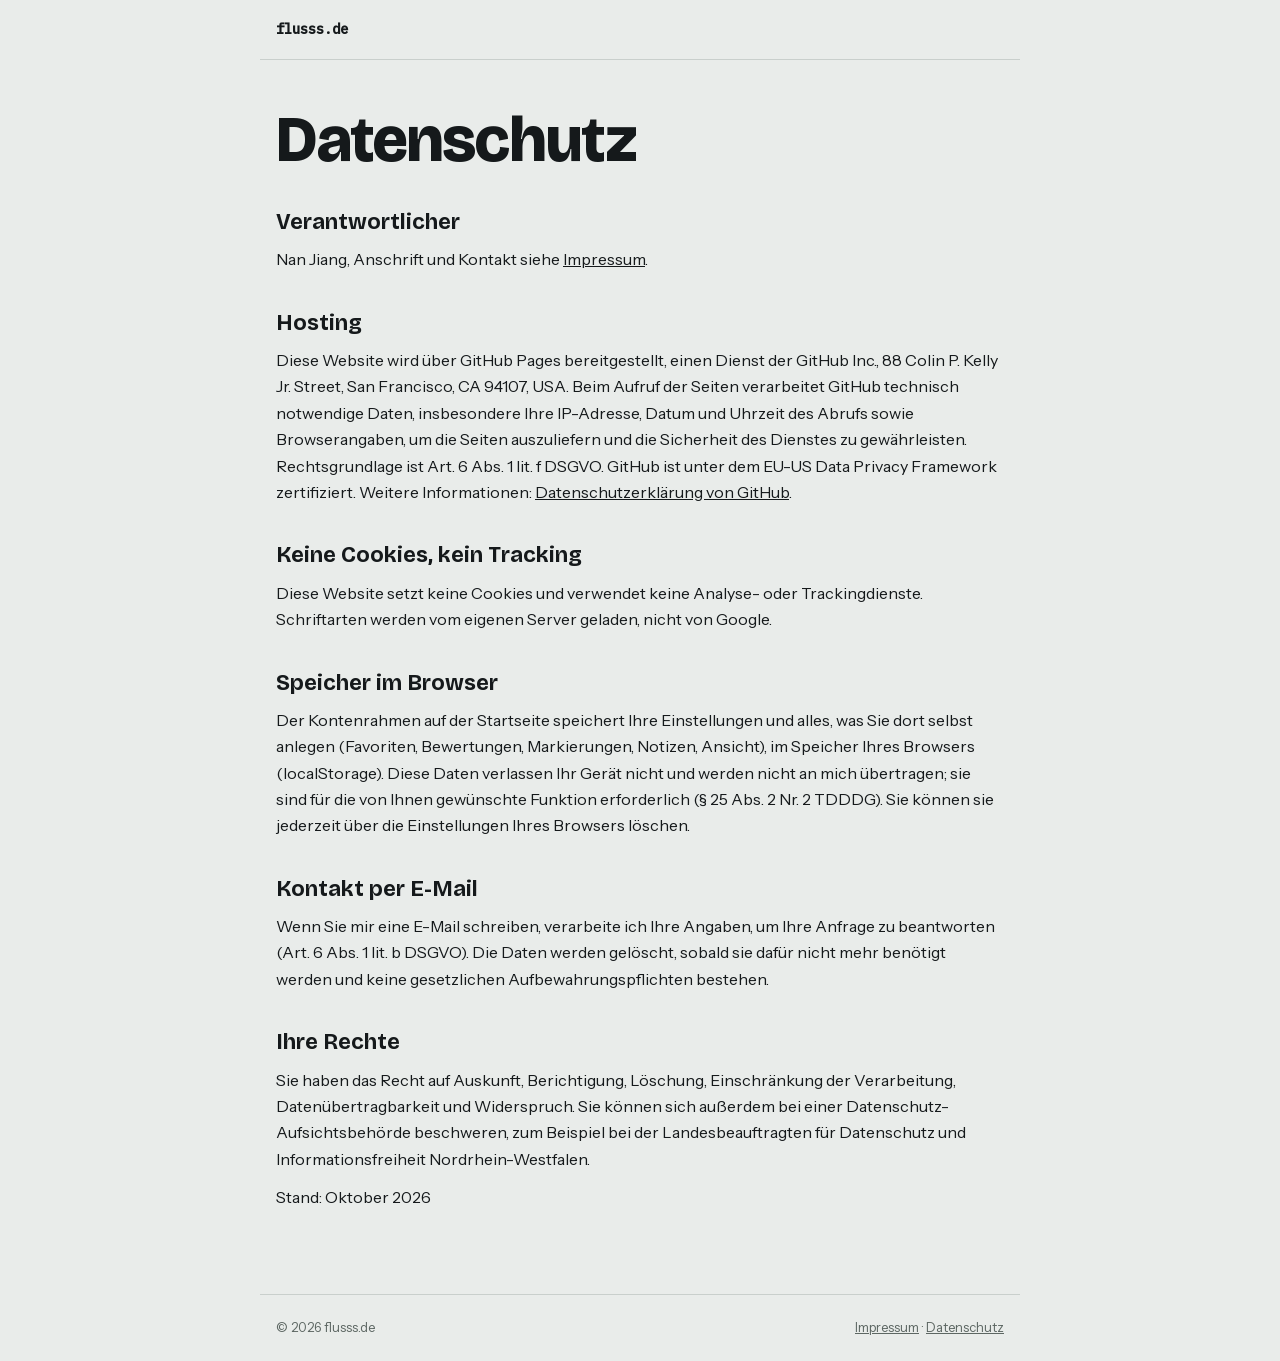
<file: datenschutz/index.html>
<!doctype html>
<html lang="de">
<head>
<meta charset="utf-8">
<meta name="viewport" content="width=device-width, initial-scale=1, viewport-fit=cover">
<title>Datenschutz – flusss.de</title>
<link rel="canonical" href="https://flusss.de/datenschutz/">
<link rel="icon" href="/favicon.svg" type="image/svg+xml">
<link rel="icon" href="/favicon-32.png" type="image/png" sizes="32x32">
<link rel="apple-touch-icon" href="/apple-touch-icon.png">
<link rel="stylesheet" href="/fonts/fonts.css">
<style>body{margin:0} img{max-width:100%} [hidden]{display:none!important}</style>
</head>
<body>
<style>
:root {
  --bg: #e9ecea; --fg: #15191b; --muted: #5d6763; --line: #c9cfcc; --accent: #8a5a0b; --warn: #fbe7c2;
  --display: "Bricolage Grotesque", "Arial Narrow", system-ui, sans-serif;
  --body: "Instrument Sans", system-ui, -apple-system, "Segoe UI", sans-serif;
  --mono: "IBM Plex Mono", ui-monospace, "SFMono-Regular", Menlo, monospace;
}
@media (prefers-color-scheme: dark) {
  :root { --bg: #111415; --fg: #e6eae8; --muted: #8e9a96; --line: #2b3133; --accent: #e0a63c; --warn: #3a2e14; color-scheme: dark; }
}
* { box-sizing: border-box; }
body { background: var(--bg); color: var(--fg); font-family: var(--body); font-size: 16px; line-height: 1.65; }
.wrap { max-width: 760px; margin: 0 auto; padding-left: max(16px, env(safe-area-inset-left, 0px)); padding-right: max(16px, env(safe-area-inset-right, 0px)); }
a { color: inherit; }
header .wrap { padding-block: 18px; border-bottom: 1px solid var(--line); font-family: var(--mono); font-size: 14px; }
header a { text-decoration: none; }
main .wrap { padding-block: 48px 72px; }
h1 { font-family: var(--display); font-weight: 800; font-size: clamp(40px, 7vw, 64px); line-height: 1; letter-spacing: -.03em; margin: 0 0 28px; }
h2 { font-family: var(--display); font-size: 22px; margin: 32px 0 6px; }
p, address { margin: 0 0 12px; font-style: normal; }
.todo { background: var(--warn); padding: 0 4px; border-radius: 2px; }
footer .wrap { padding-block: 22px; border-top: 1px solid var(--line); font-size: 13px; color: var(--muted); display: flex; gap: 16px; flex-wrap: wrap; justify-content: space-between; }
footer a { color: var(--muted); }
</style>
<header><div class="wrap"><a href="/"><b>flusss.de</b></a></div></header>
<main><div class="wrap">
<h1>Datenschutz</h1>
<h2>Verantwortlicher</h2>
<p>Nan Jiang, Anschrift und Kontakt siehe <a href="/impressum/">Impressum</a>.</p>
<h2>Hosting</h2>
<p>Diese Website wird über GitHub Pages bereitgestellt, einen Dienst der GitHub Inc., 88 Colin P. Kelly Jr. Street, San Francisco, CA 94107, USA. Beim Aufruf der Seiten verarbeitet GitHub technisch notwendige Daten, insbesondere Ihre IP-Adresse, Datum und Uhrzeit des Abrufs sowie Browserangaben, um die Seiten auszuliefern und die Sicherheit des Dienstes zu gewährleisten. Rechtsgrundlage ist Art. 6 Abs. 1 lit. f DSGVO. GitHub ist unter dem EU-US Data Privacy Framework zertifiziert. Weitere Informationen: <a href="https://docs.github.com/de/site-policy/privacy-policies/github-general-privacy-statement">Datenschutzerklärung von GitHub</a>.</p>
<h2>Keine Cookies, kein Tracking</h2>
<p>Diese Website setzt keine Cookies und verwendet keine Analyse- oder Trackingdienste. Schriftarten werden vom eigenen Server geladen, nicht von Google.</p>
<h2>Speicher im Browser</h2>
<p>Der Kontenrahmen auf der Startseite speichert Ihre Einstellungen und alles, was Sie dort selbst anlegen (Favoriten, Bewertungen, Markierungen, Notizen, Ansicht), im Speicher Ihres Browsers (localStorage). Diese Daten verlassen Ihr Gerät nicht und werden nicht an mich übertragen; sie sind für die von Ihnen gewünschte Funktion erforderlich (§ 25 Abs. 2 Nr. 2 TDDDG). Sie können sie jederzeit über die Einstellungen Ihres Browsers löschen.</p>
<h2>Kontakt per E-Mail</h2>
<p>Wenn Sie mir eine E-Mail schreiben, verarbeite ich Ihre Angaben, um Ihre Anfrage zu beantworten (Art. 6 Abs. 1 lit. b DSGVO). Die Daten werden gelöscht, sobald sie dafür nicht mehr benötigt werden und keine gesetzlichen Aufbewahrungspflichten bestehen.</p>
<h2>Ihre Rechte</h2>
<p>Sie haben das Recht auf Auskunft, Berichtigung, Löschung, Einschränkung der Verarbeitung, Datenübertragbarkeit und Widerspruch. Sie können sich außerdem bei einer Datenschutz-Aufsichtsbehörde beschweren, zum Beispiel bei der Landesbeauftragten für Datenschutz und Informationsfreiheit Nordrhein-Westfalen.</p>
<p>Stand: Oktober 2026</p>
</div></main>
<footer><div class="wrap"><span>© 2026 flusss.de</span><span><a href="/impressum/">Impressum</a> · <a href="/datenschutz/">Datenschutz</a></span></div></footer>
</body>
</html>
</file>
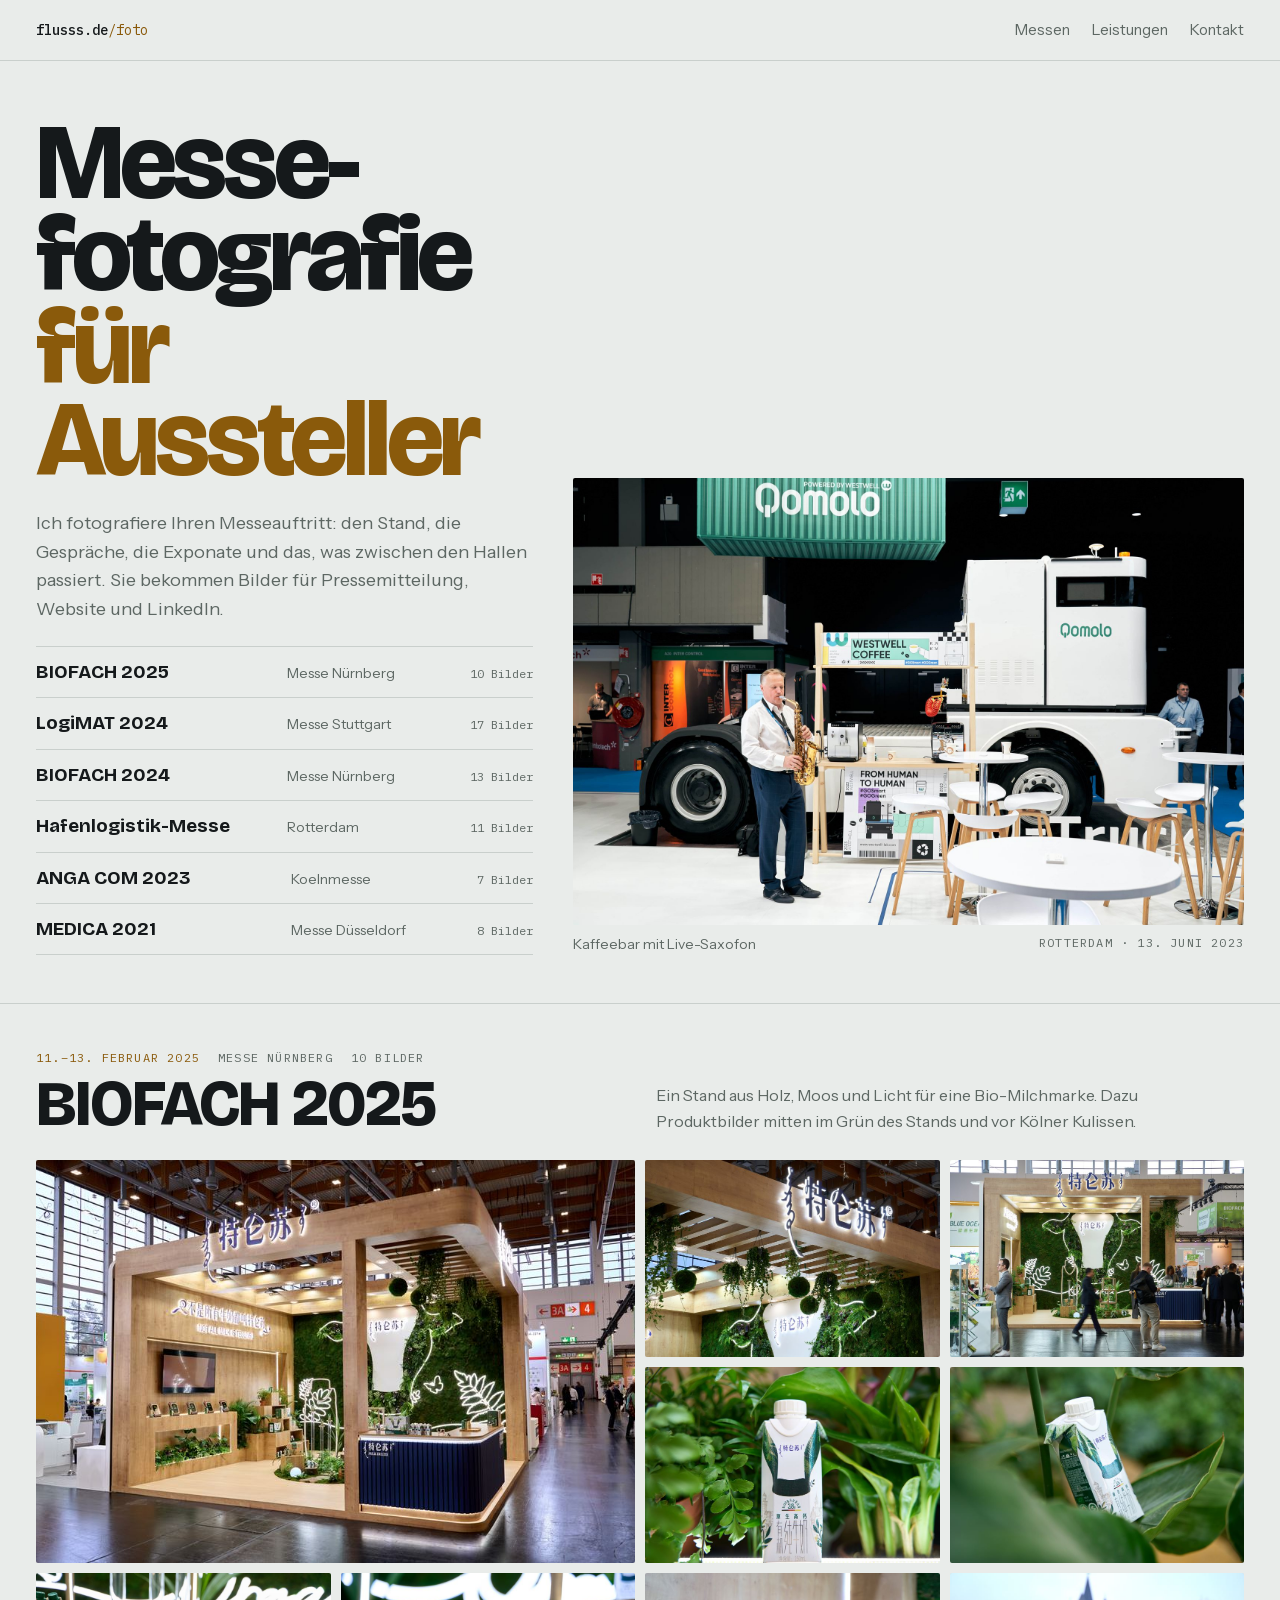
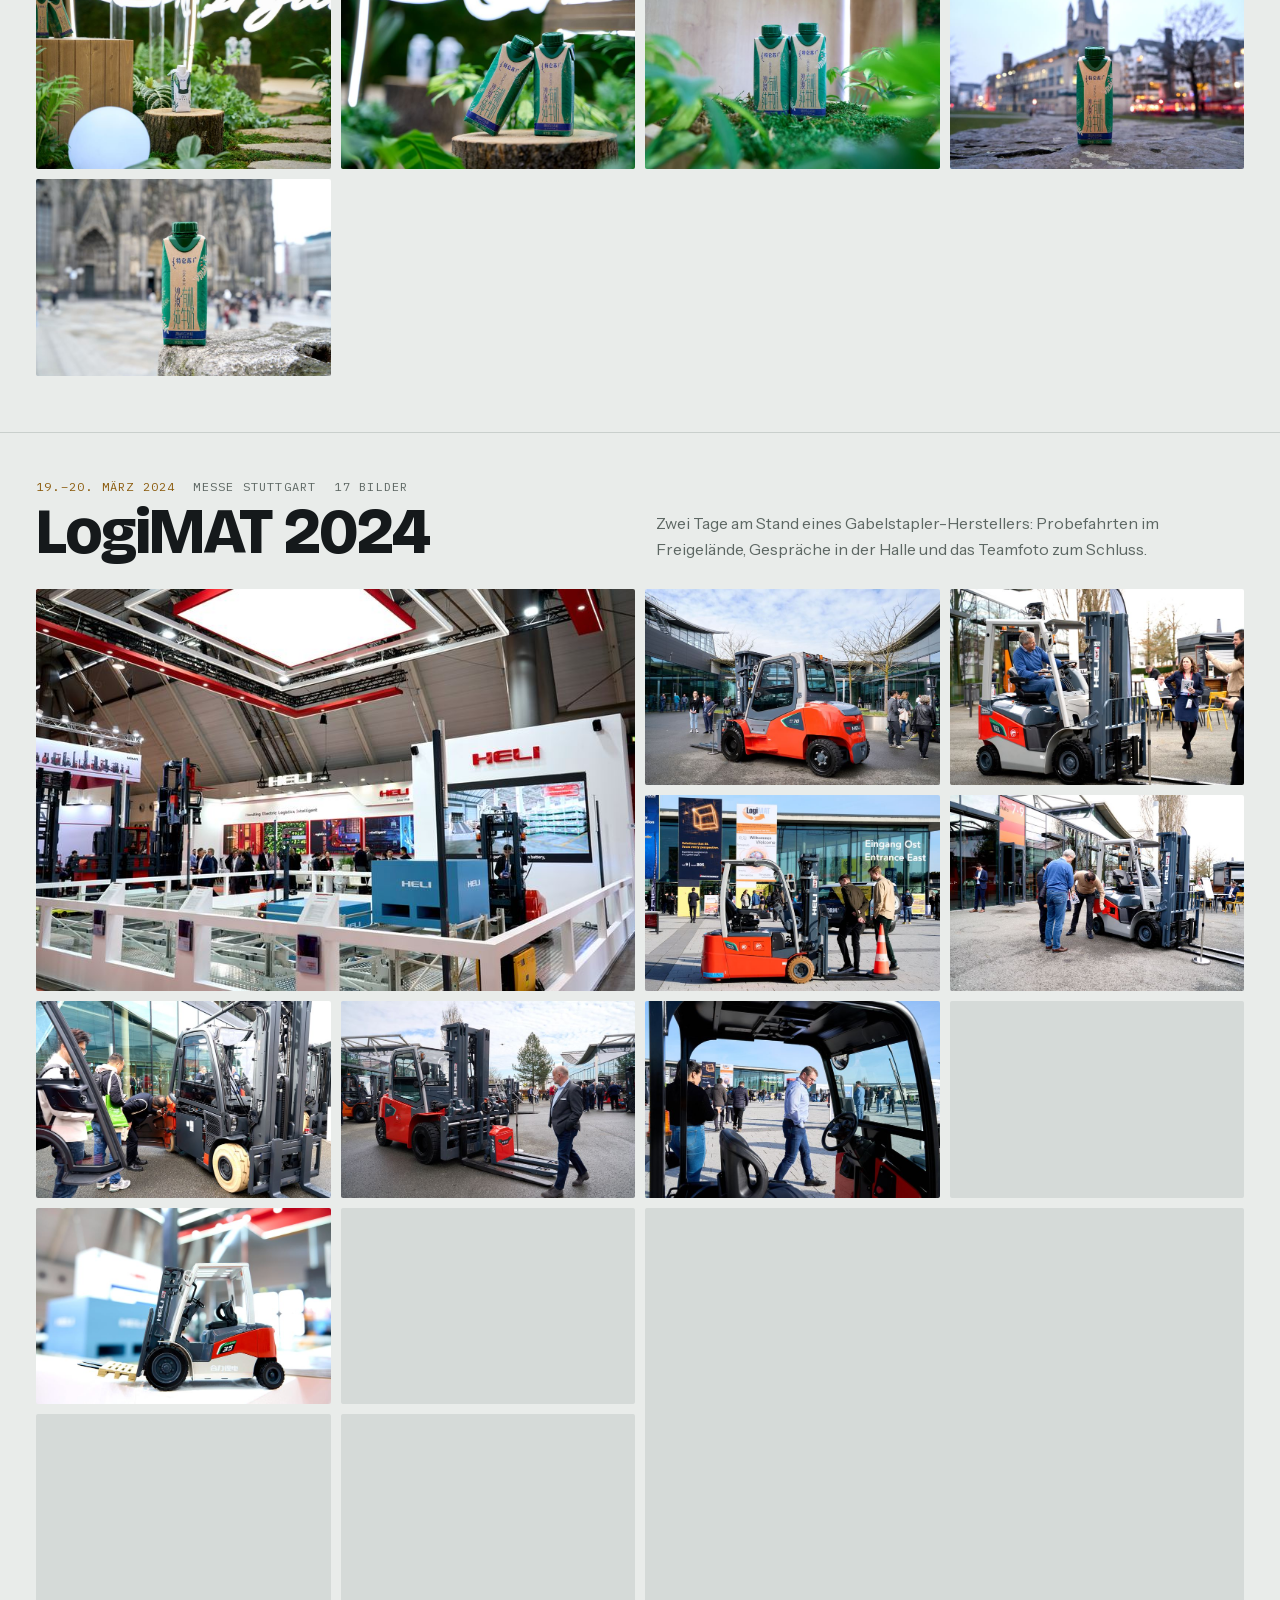
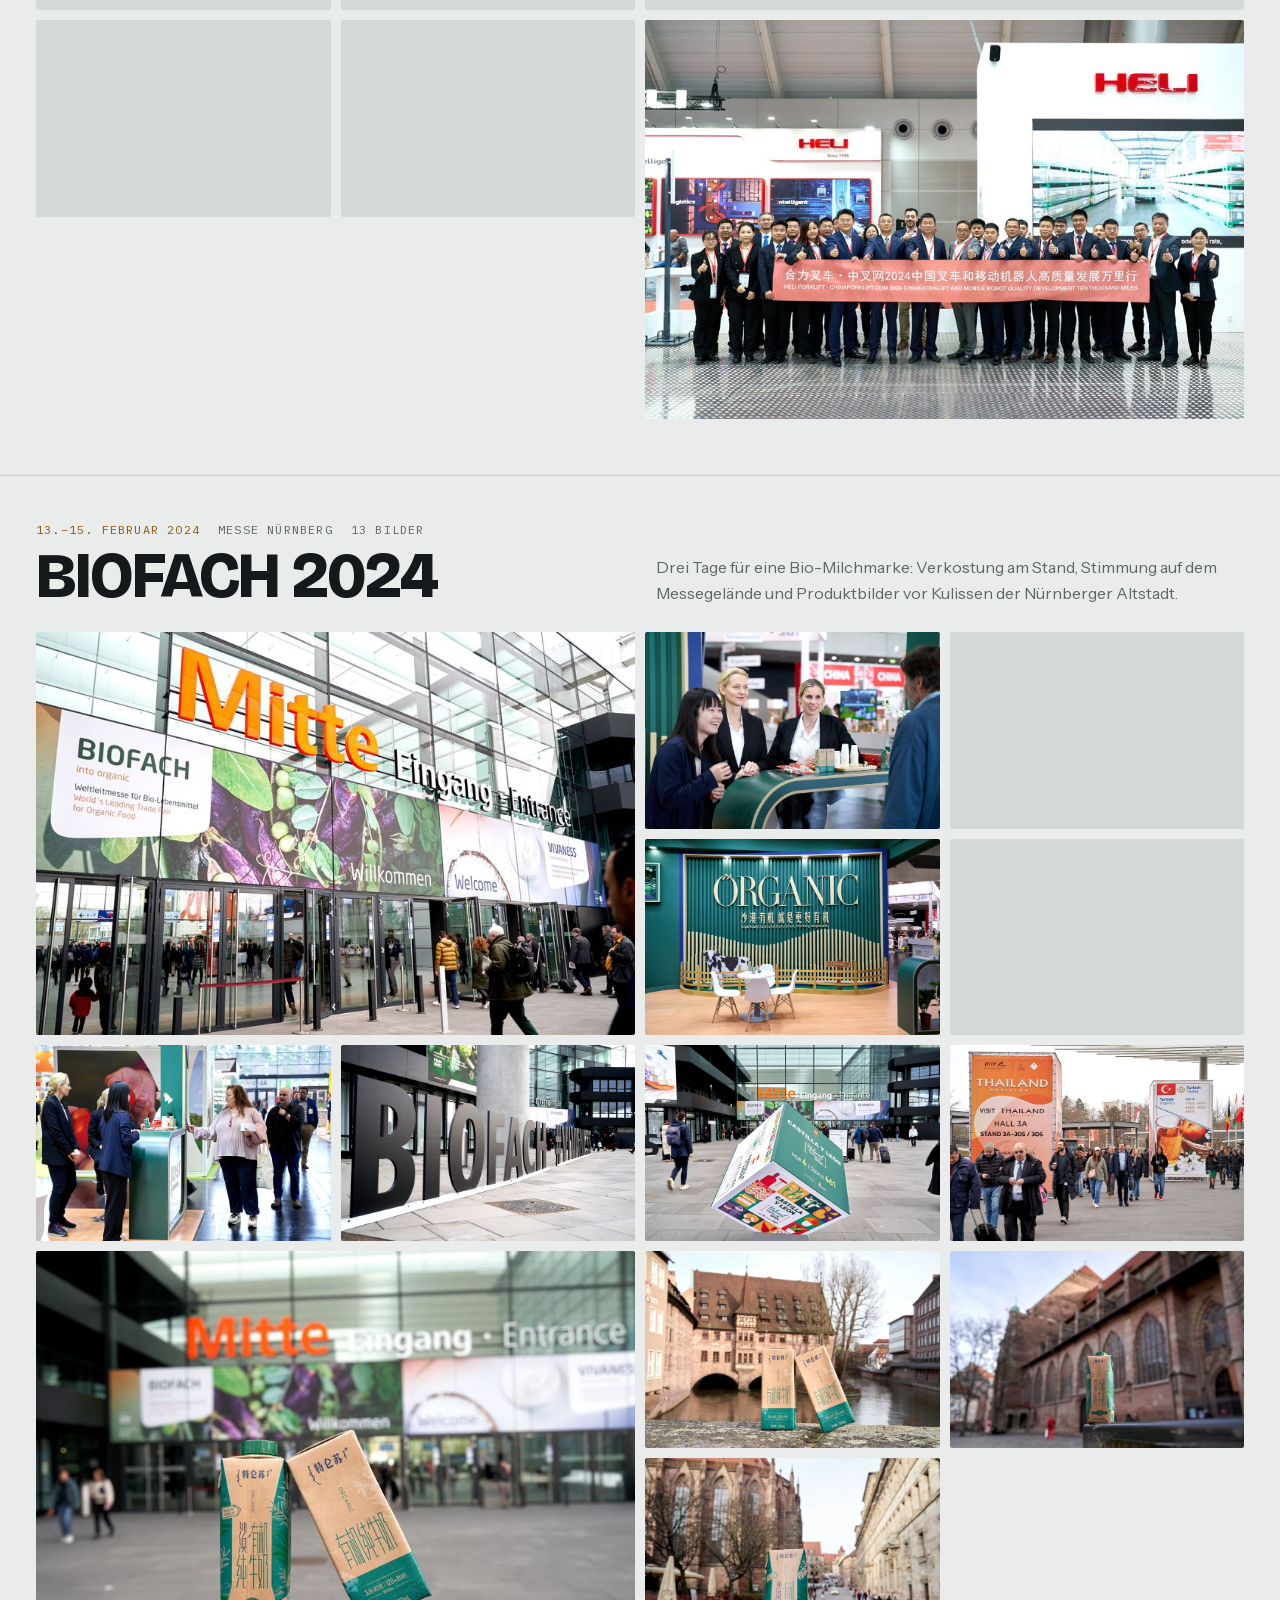
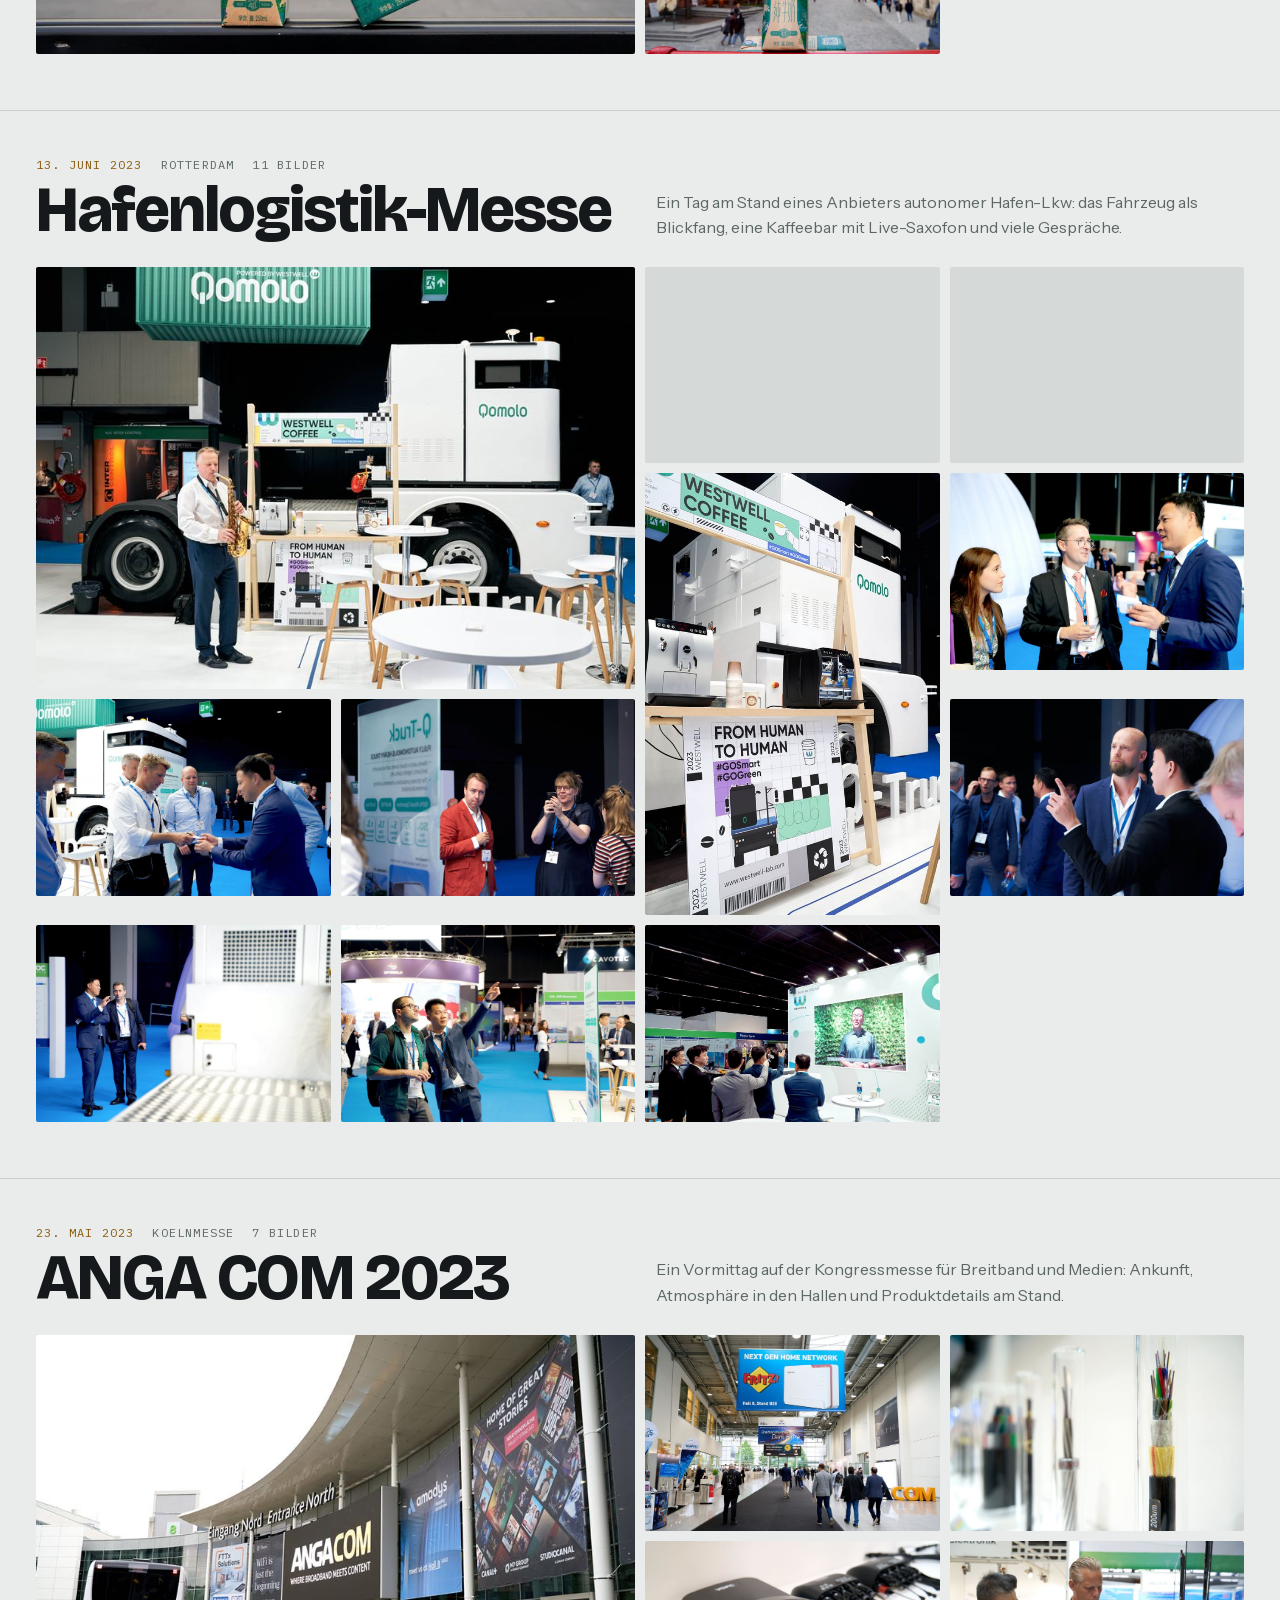
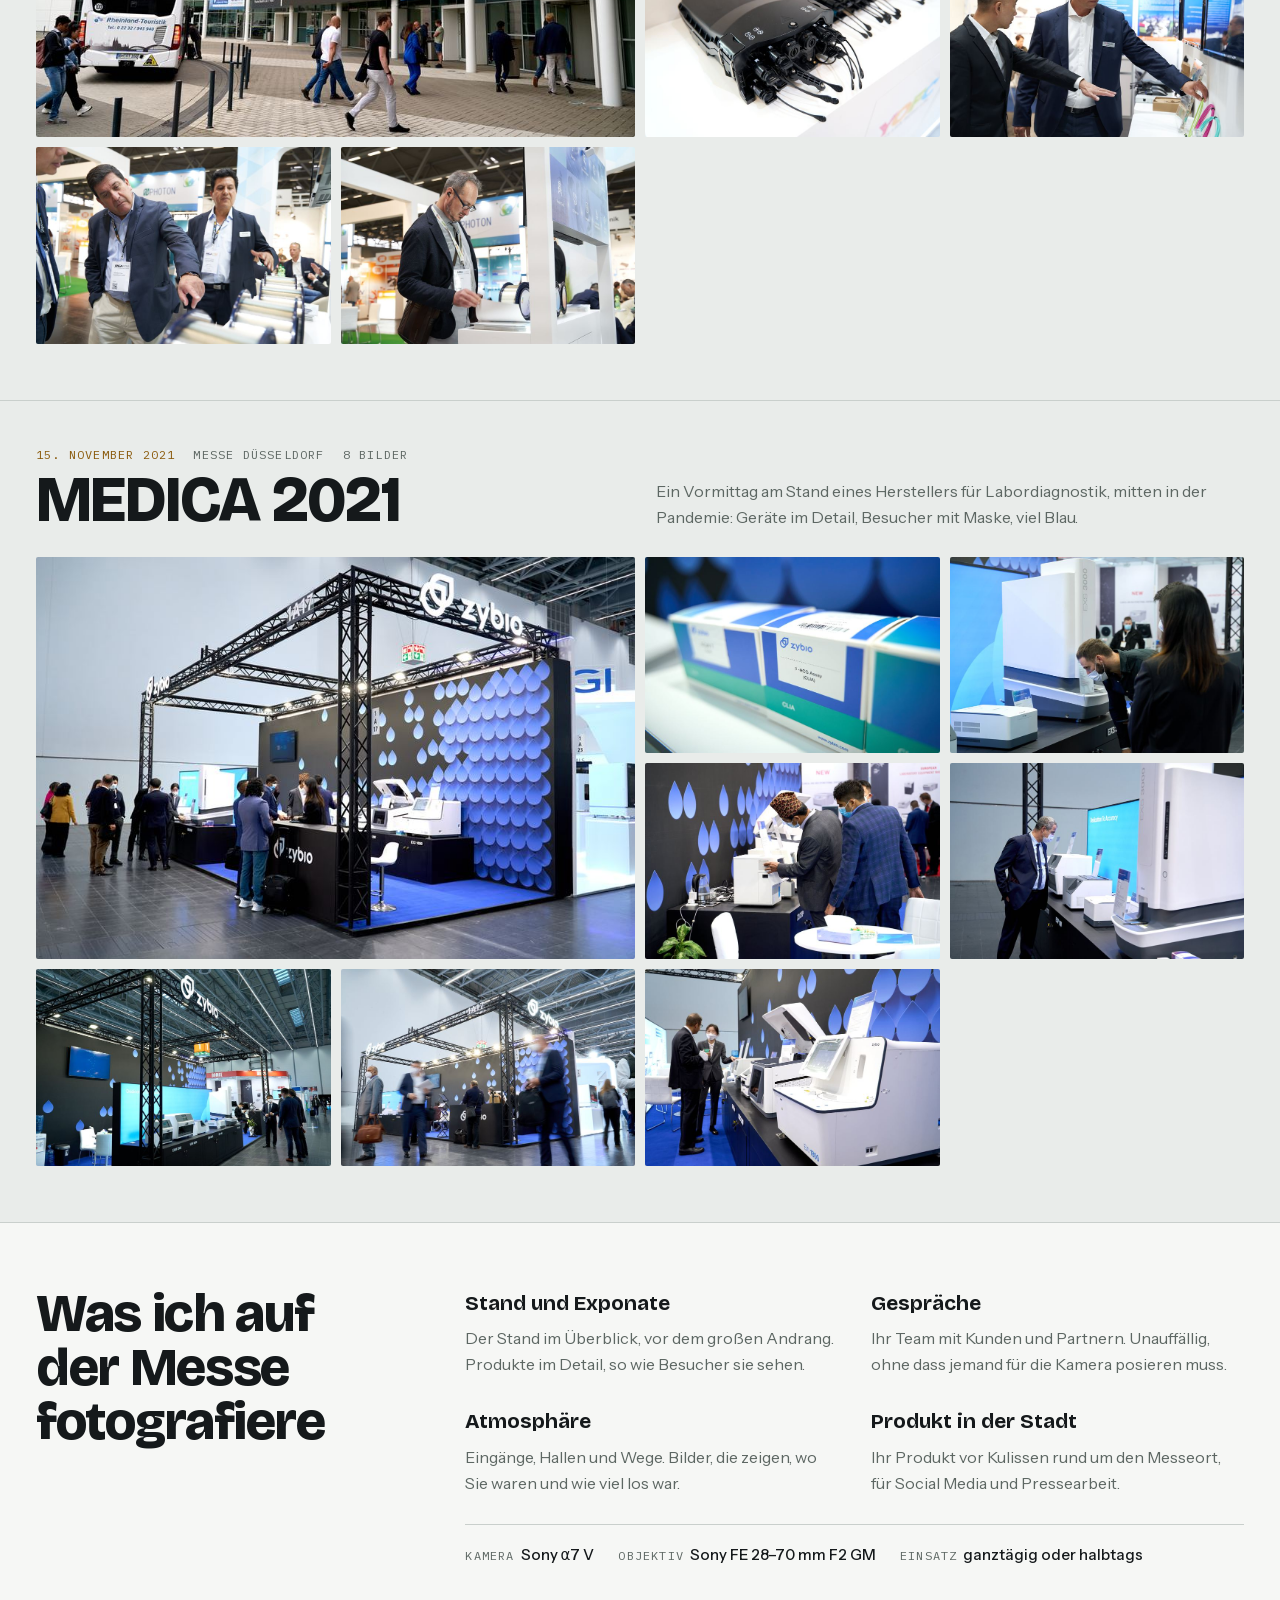
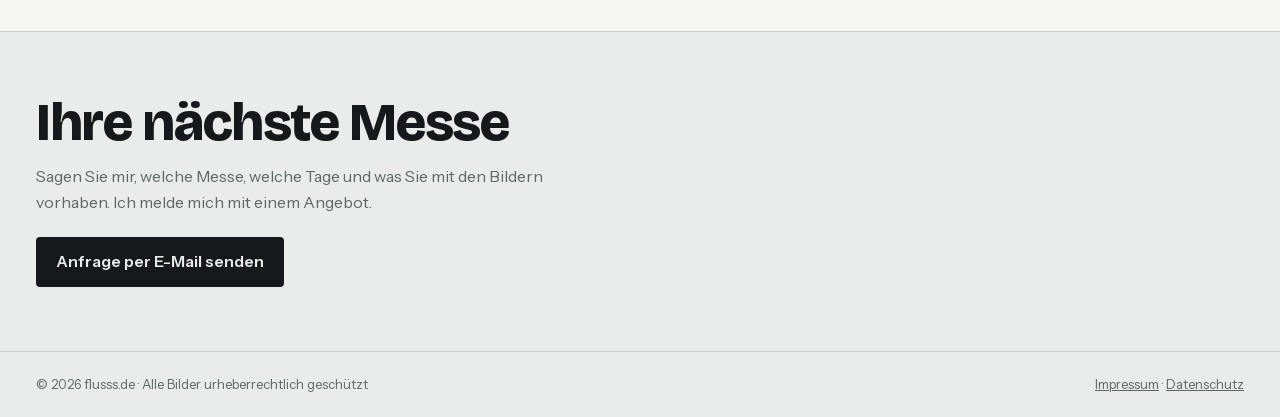
<file: foto/index.html>
<!doctype html>
<html lang="de">
<head>
<meta charset="utf-8">
<meta name="viewport" content="width=device-width, initial-scale=1, viewport-fit=cover">
<title>Messefotografie – flusss.de</title>
<meta name="description" content="Messefotografie von flusss.de – Stände, Gespräche und Produkte auf Fachmessen in Nürnberg, Stuttgart, Köln, Düsseldorf und Rotterdam.">
<link rel="canonical" href="https://flusss.de/foto/">
<link rel="icon" href="/favicon.svg" type="image/svg+xml">
<link rel="icon" href="/favicon-32.png" type="image/png" sizes="32x32">
<link rel="apple-touch-icon" href="/apple-touch-icon.png">
<link rel="stylesheet" href="/fonts/fonts.css">
<style>body{margin:0} img{max-width:100%} [hidden]{display:none!important}</style>
</head>
<body>
<style>
/* Layout: Messekatalog – jede Messe ein Kapitel mit Kopfzeile (Ort, Datum, Bildzahl) und Bildraster; EXIF als Fußnote */
:root {
  --bg: #e9ecea;
  --paper: #f6f7f5;
  --fg: #15191b;
  --muted: #5d6763;
  --line: #c9cfcc;
  --accent: #8a5a0b;
  --tile: #d5dad8;
  --display: "Bricolage Grotesque", "Arial Narrow", system-ui, sans-serif;
  --body: "Instrument Sans", system-ui, -apple-system, "Segoe UI", sans-serif;
  --mono: "IBM Plex Mono", ui-monospace, "SFMono-Regular", Menlo, monospace;
}
@media (prefers-color-scheme: dark) {
  :root:not([data-theme="light"]) {
    --bg: #111415; --paper: #181c1d; --fg: #e6eae8; --muted: #8e9a96;
    --line: #2b3133; --accent: #e0a63c; --tile: #222829;
    color-scheme: dark;
  }
}
:root[data-theme="dark"] {
  --bg: #111415; --paper: #181c1d; --fg: #e6eae8; --muted: #8e9a96;
  --line: #2b3133; --accent: #e0a63c; --tile: #222829;
  color-scheme: dark;
}

* { box-sizing: border-box; }
body { background: var(--bg); color: var(--fg); font-family: var(--body); font-size: 16px; line-height: 1.6; }
.wrap {
  max-width: 1240px; margin: 0 auto;
  padding-left: max(16px, env(safe-area-inset-left, 0px));
  padding-right: max(16px, env(safe-area-inset-right, 0px));
}
a { color: inherit; }
:focus-visible { outline: 2px solid var(--accent); outline-offset: 3px; }
.label { font-family: var(--mono); font-size: 12px; text-transform: uppercase; letter-spacing: .1em; color: var(--muted); }

header.top { border-bottom: 1px solid var(--line); }
header.top .wrap { display: flex; align-items: center; justify-content: space-between; gap: 16px; padding-block: 18px; flex-wrap: wrap; }
.brand { font-family: var(--mono); font-size: 14px; text-decoration: none; }
.brand b { font-weight: 500; }
.brand span { color: var(--accent); }
nav.main { display: flex; gap: 22px; font-size: 15px; flex-wrap: wrap; }
nav.main a { text-decoration: none; color: var(--muted); }
nav.main a:hover { color: var(--fg); }

/* Einstieg */
.hero .wrap { display: grid; grid-template-columns: minmax(0, 1fr) minmax(0, 1.35fr); gap: 40px; align-items: end; padding-block: 56px 48px; }
.hero h1 {
  font-family: var(--display); font-weight: 800; margin: 0 0 22px;
  font-size: clamp(54px, 8.4vw, 116px); line-height: .86; letter-spacing: -.04em;
  hyphens: manual;
}
.hero h1 em { font-style: normal; color: var(--accent); }
.hero p { margin: 0 0 22px; max-width: 44ch; color: var(--muted); font-size: 18px; text-wrap: pretty; }
.hero figure { margin: 0; }
.hero figure button { all: unset; display: block; cursor: zoom-in; width: 100%; }
.hero img { display: block; width: 100%; height: auto; max-width: 100%; aspect-ratio: 3 / 2; object-fit: cover; border-radius: 2px; background: var(--tile); }
.hero figcaption { display: flex; justify-content: space-between; gap: 12px; padding-top: 8px; font-size: 14px; color: var(--muted); flex-wrap: wrap; }

/* Messeverzeichnis */
.index { list-style: none; margin: 0; padding: 0; border-top: 1px solid var(--line); }
.index a {
  display: grid; grid-template-columns: minmax(0, 1.4fr) minmax(0, 1fr) auto; gap: 12px; align-items: baseline;
  padding-block: 10px; border-bottom: 1px solid var(--line); text-decoration: none;
}
.index a:hover .n { color: var(--accent); }
.index .n { font-family: var(--display); font-weight: 700; font-size: 19px; }
.index .o { color: var(--muted); font-size: 14px; }
.index .c { font-family: var(--mono); font-size: 12px; color: var(--muted); font-variant-numeric: tabular-nums; }

/* Kapitel */
.event { border-top: 1px solid var(--line); scroll-margin-top: 12px; }
.event .wrap { padding-block: 44px 56px; }
.event-head { display: grid; grid-template-columns: minmax(0, 1fr) minmax(0, 1fr); gap: 32px; align-items: end; margin-bottom: 26px; }
.event h2 {
  font-family: var(--display); font-weight: 800; margin: 6px 0 0;
  font-size: clamp(36px, 5.2vw, 64px); line-height: .95; letter-spacing: -.03em;
}
.event-head p { margin: 0; max-width: 56ch; color: var(--muted); text-wrap: pretty; }
.facts { display: flex; gap: 8px 18px; flex-wrap: wrap; }
.facts span:first-child { color: var(--accent); }

.grid {
  display: grid; gap: 10px;
  grid-template-columns: repeat(4, minmax(0, 1fr));
  grid-auto-flow: dense;
}
.tile { margin: 0; position: relative; aspect-ratio: 3 / 2; max-width: 100%; }
.tile.f { grid-column: span 2; grid-row: span 2; aspect-ratio: auto; }
.tile.p { grid-row: span 2; aspect-ratio: auto; }
.tile button { all: unset; cursor: zoom-in; display: block; width: 100%; height: 100%; overflow: hidden; border-radius: 2px; background: var(--tile); }
.tile button:focus-visible { outline: 2px solid var(--accent); outline-offset: 2px; }
.tile img { display: block; width: 100%; height: 100%; object-fit: cover; transition: transform .5s ease; }
.tile button:hover img { transform: scale(1.03); }
.tile figcaption {
  position: absolute; left: 0; right: 0; bottom: 0; padding: 22px 10px 8px;
  color: #fff; font-size: 13px; line-height: 1.3; pointer-events: none;
  background: linear-gradient(transparent, rgba(0,0,0,.6));
  opacity: 0; transition: opacity .25s ease;
}
.tile button:hover + figcaption, .tile button:focus-visible + figcaption { opacity: 1; }

/* Leistungen */
.services { border-top: 1px solid var(--line); background: var(--paper); }
.services .wrap { padding-block: 64px; display: grid; grid-template-columns: minmax(0, 1fr) minmax(0, 2fr); gap: 40px; }
.services h2, .contact h2 {
  font-family: var(--display); font-weight: 800; font-size: clamp(34px, 4.4vw, 54px);
  line-height: 1; letter-spacing: -.025em; margin: 0; text-wrap: balance;
}
.svc { display: grid; grid-template-columns: repeat(2, minmax(0, 1fr)); gap: 28px 32px; }
.svc h3 { font-family: var(--display); font-size: 21px; margin: 0 0 6px; }
.svc p { margin: 0; color: var(--muted); }
.kit { grid-column: 1 / -1; display: flex; gap: 8px 24px; flex-wrap: wrap; padding-top: 18px; border-top: 1px solid var(--line); }
.kit span b { font-family: var(--body); font-weight: 500; text-transform: none; letter-spacing: 0; color: var(--fg); font-size: 15px; margin-left: 6px; }

.contact { border-top: 1px solid var(--line); }
.contact .wrap { padding-block: 64px; }
.contact p { margin: 14px 0 0; max-width: 48ch; color: var(--muted); }
.contact .anfrage { display: inline-block; margin-top: 8px; padding: 12px 20px; border-radius: 4px; background: var(--fg); color: var(--bg); font-weight: 600; text-decoration: none; }
.contact .anfrage:hover { opacity: .88; }

footer { border-top: 1px solid var(--line); }
footer .wrap { padding-block: 22px; display: flex; justify-content: space-between; gap: 16px; flex-wrap: wrap; font-size: 13px; color: var(--muted); }
footer a { color: var(--muted); }

/* Großansicht */
.lb {
  position: fixed; inset: 0; z-index: 50; background: rgba(6,8,8,.95); color: #eef0ee;
  display: grid; grid-template-rows: auto minmax(0, 1fr) auto;
  padding: calc(14px + env(safe-area-inset-top, 0px)) max(16px, env(safe-area-inset-right, 0px)) calc(16px + env(safe-area-inset-bottom, 0px)) max(16px, env(safe-area-inset-left, 0px));
}
.lb[hidden] { display: none; }
.lb-bar { display: flex; justify-content: space-between; align-items: center; gap: 12px; font-family: var(--mono); font-size: 12px; letter-spacing: .1em; color: #e0a63c; text-transform: uppercase; }
.lb-stage { display: grid; place-items: center; min-height: 0; padding-block: 12px; container-type: size; }
/* An der Höhe der Bühne messen (cqh) — max-height: 100% griff im Raster nicht, und in flachen Fenstern lief das Bild unter Titel und Knöpfe. */
.lb-stage img { max-width: 100%; max-height: 100%; max-width: 100cqw; max-height: 100cqh; object-fit: contain; }
.lb-info { display: flex; justify-content: space-between; gap: 16px; flex-wrap: wrap; align-items: end; }
.lb-info .t { font-family: var(--display); font-size: 22px; font-weight: 700; }
.lb-info .x { font-family: var(--mono); font-size: 12px; color: #9aa5a1; }
.lb button { font: 500 14px var(--body); color: #eef0ee; background: rgba(255,255,255,.08); border: 1px solid rgba(255,255,255,.2); border-radius: 3px; padding: 8px 12px; cursor: pointer; }
.lb button:hover { background: rgba(255,255,255,.16); }
.lb-nav { display: flex; gap: 8px; }

@media (max-width: 900px) {
  .hero .wrap, .event-head, .services .wrap { grid-template-columns: minmax(0, 1fr); gap: 24px; }
  .grid { grid-template-columns: repeat(2, minmax(0, 1fr)); }
  .tile.f { grid-row: auto; aspect-ratio: 3 / 2; }
}
@media (max-width: 520px) {
  .svc { grid-template-columns: minmax(0, 1fr); }
  .grid { gap: 6px; }
  .tile figcaption { display: none; }
  .index a { grid-template-columns: minmax(0, 1fr) auto; }
  .index .o { display: none; }
}
@media (prefers-reduced-motion: reduce) {
  .tile img, .tile figcaption { transition: none; }
  .tile button:hover img { transform: none; }
}
</style>

<header class="top">
  <div class="wrap">
    <a class="brand" href="/"><b>flusss.de</b><span>/foto</span></a>
    <nav class="main" aria-label="Hauptnavigation">
      <a href="#messen">Messen</a>
      <a href="#leistungen">Leistungen</a>
      <a href="#kontakt">Kontakt</a>
    </nav>
  </div>
</header>

<main id="top">
  <section class="hero">
    <div class="wrap">
      <div>
        <h1>Messe&shy;foto&shy;grafie <em>für Aussteller</em></h1>
        <p>Ich fotografiere Ihren Messeauftritt: den Stand, die Gespräche, die Exponate und das, was zwischen den Hallen passiert. Sie bekommen Bilder für Pressemitteilung, Website und LinkedIn.</p>
        <ul class="index" id="index" aria-label="Messen"></ul>
      </div>
      <figure>
        <button type="button" id="heroBtn">
          <img id="heroImg" alt="" width="1800" height="1200">
        </button>
        <figcaption><span id="heroT"></span><span class="label" id="heroX"></span></figcaption>
      </figure>
    </div>
  </section>

  <div id="messen"></div>
  <div id="events"></div>

  <section class="services" id="leistungen">
    <div class="wrap">
      <h2>Was ich auf der Messe fotografiere</h2>
      <div class="svc">
        <div><h3>Stand und Exponate</h3><p>Der Stand im Überblick, vor dem großen Andrang. Produkte im Detail, so wie Besucher sie sehen.</p></div>
        <div><h3>Gespräche</h3><p>Ihr Team mit Kunden und Partnern. Unauffällig, ohne dass jemand für die Kamera posieren muss.</p></div>
        <div><h3>Atmosphäre</h3><p>Eingänge, Hallen und Wege. Bilder, die zeigen, wo Sie waren und wie viel los war.</p></div>
        <div><h3>Produkt in der Stadt</h3><p>Ihr Produkt vor Kulissen rund um den Messeort, für Social Media und Pressearbeit.</p></div>
        <div class="kit">
          <span class="label">Kamera<b>Sony α7 V</b></span>
          <span class="label">Objektiv<b>Sony FE 28–70 mm F2 GM</b></span>
          <span class="label">Einsatz<b>ganztägig oder halbtags</b></span>
        </div>
      </div>
    </div>
  </section>

  <section class="contact" id="kontakt">
    <div class="wrap">
      <div>
        <h2>Ihre nächste Messe</h2>
        <p>Sagen Sie mir, welche Messe, welche Tage und was Sie mit den Bildern vorhaben. Ich melde mich mit einem Angebot.</p>
        <p><a class="anfrage" href="mailto:riversouth.jiang@gmail.com?subject=Anfrage%20Messefotografie">Anfrage per E-Mail senden</a></p>
      </div>
    </div>
  </section>
</main>

<footer>
  <div class="wrap">
    <span>© 2026 flusss.de · Alle Bilder urheberrechtlich geschützt</span>
    <span><a href="/impressum/">Impressum</a> · <a href="/datenschutz/">Datenschutz</a></span>
  </div>
</footer>

<div class="lb" id="lb" hidden role="dialog" aria-modal="true" aria-label="Großansicht">
  <div class="lb-bar"><span id="lbNo"></span><button type="button" id="lbClose">Schließen ✕</button></div>
  <div class="lb-stage"><img id="lbImg" alt=""></div>
  <div class="lb-info">
    <div><div class="t" id="lbT"></div><div class="x" id="lbX"></div></div>
    <div class="lb-nav"><button type="button" id="lbPrev">← Zurück</button><button type="button" id="lbNext">Weiter →</button></div>
  </div>
</div>

<script>
// Bilder und Messen stehen in fotos.json (gepflegt über „网站照片“ in der Notiz-App).
(async () => {
// Mit Zeitstempel: GitHub Pages hält Dateien bis zu 10 Minuten im Zwischenspeicher — ohne ihn
// stand ein eben gelöschtes Bild noch in der Liste (Kachel aus dem Browser-Speicher, Großansicht leer).
const { hero, events: EVENTS } = await (await fetch(`/foto/fotos.json?v=${Date.now()}`, { cache: "no-store" })).json();
const ALL = [];
const esc = s => s.replace(/[&<>"]/g, c => ({ "&": "&amp;", "<": "&lt;", ">": "&gt;", '"': "&quot;" }[c]));

const index = document.getElementById("index");
const host = document.getElementById("events");
EVENTS.forEach(ev => {
  index.insertAdjacentHTML("beforeend",
    `<li><a href="#${ev.id}"><span class="n">${esc(ev.name)}</span><span class="o">${esc(ev.ort)}</span><span class="c">${ev.photos.length} Bilder</span></a></li>`);
  const sec = document.createElement("section");
  sec.className = "event"; sec.id = ev.id;
  sec.innerHTML = `<div class="wrap">
    <div class="event-head">
      <div><div class="label facts"><span>${esc(ev.datum)}</span><span>${esc(ev.ort)}</span><span>${ev.photos.length} Bilder</span></div><h2>${esc(ev.name)}</h2></div>
      <p>${esc(ev.text)}</p>
    </div>
    <div class="grid"></div></div>`;
  const grid = sec.querySelector(".grid");
  ev.photos.forEach(p => {
    const i = ALL.length;
    ALL.push({ ...p, ev });
    grid.insertAdjacentHTML("beforeend",
      `<figure class="tile ${p.k}"><button type="button" data-i="${i}" aria-label="${esc(p.t)} vergrößern"><img src="/foto/img/${p.id}-s.jpg" alt="${esc(p.t)}" loading="lazy" decoding="async"></button><figcaption>${esc(p.t)}</figcaption></figure>`);
  });
  host.appendChild(sec);
});
host.addEventListener("click", e => { const b = e.target.closest("button[data-i]"); if (b) openLb(+b.dataset.i); });

const lb = document.getElementById("lb"), lbImg = document.getElementById("lbImg");
let cur = 0, opener = null;
function openLb(i) {
  cur = (i + ALL.length) % ALL.length;
  const p = ALL[cur], inEv = p.ev.photos.indexOf(p.ev.photos.find(q => q.id === p.id)) + 1;
  if (lb.hidden) opener = document.activeElement;
  lbImg.src = `/foto/img/${p.id}.jpg`; lbImg.alt = p.t;
  document.getElementById("lbNo").textContent = `${p.ev.name} · ${inEv} / ${p.ev.photos.length}`;
  document.getElementById("lbT").textContent = p.t;
  document.getElementById("lbX").textContent = [p.ev.ort, p.ev.datum, p.x].filter(Boolean).join(" · ");
  if (lb.hidden) { lb.hidden = false; document.body.style.overflow = "hidden"; document.getElementById("lbClose").focus(); }
  [cur - 1, cur + 1].forEach(k => { const q = ALL[(k + ALL.length) % ALL.length]; new Image().src = `/foto/img/${q.id}.jpg`; });
}
function closeLb() { lb.hidden = true; document.body.style.overflow = ""; opener?.focus?.(); }
const heroI = Math.max(0, ALL.findIndex(p => p.id === hero));
if (ALL.length) {
  const h = ALL[heroI];
  const heroImg = document.getElementById("heroImg");
  heroImg.src = `/foto/img/${h.id}.jpg`; heroImg.alt = h.t;
  document.getElementById("heroBtn").setAttribute("aria-label", `${h.t} vergrößern`);
  document.getElementById("heroT").textContent = h.t;
  document.getElementById("heroX").textContent = `${h.ev.ort} · ${h.ev.datum}`;
}
document.getElementById("heroBtn").onclick = () => openLb(heroI);
document.getElementById("lbClose").onclick = closeLb;
document.getElementById("lbPrev").onclick = () => openLb(cur - 1);
document.getElementById("lbNext").onclick = () => openLb(cur + 1);
lb.addEventListener("click", e => { if (e.target === lb || e.target.classList.contains("lb-stage")) closeLb(); });
document.addEventListener("keydown", e => {
  if (lb.hidden) return;
  if (e.key === "Escape") closeLb();
  if (e.key === "ArrowLeft") openLb(cur - 1);
  if (e.key === "ArrowRight") openLb(cur + 1);
});
let tx = null;
lb.addEventListener("touchstart", e => { tx = e.touches[0].clientX; }, { passive: true });
lb.addEventListener("touchend", e => {
  if (tx == null) return;
  const dx = e.changedTouches[0].clientX - tx; tx = null;
  if (Math.abs(dx) > 50) openLb(cur + (dx < 0 ? 1 : -1));
});
})();

</script>
</body>
</html>
</file>
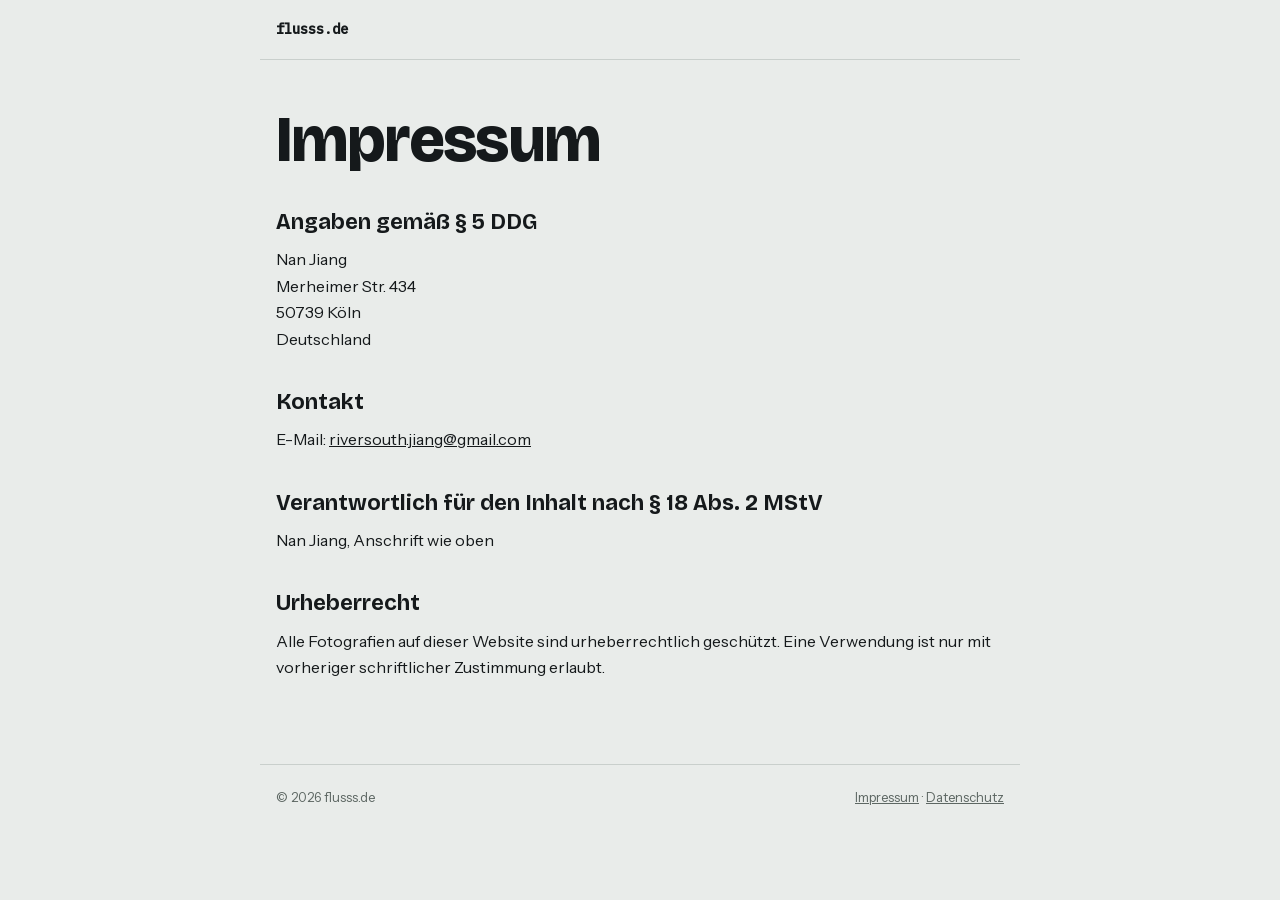
<file: impressum/index.html>
<!doctype html>
<html lang="de">
<head>
<meta charset="utf-8">
<meta name="viewport" content="width=device-width, initial-scale=1, viewport-fit=cover">
<title>Impressum – flusss.de</title>
<link rel="canonical" href="https://flusss.de/impressum/">
<link rel="icon" href="/favicon.svg" type="image/svg+xml">
<link rel="icon" href="/favicon-32.png" type="image/png" sizes="32x32">
<link rel="apple-touch-icon" href="/apple-touch-icon.png">
<link rel="stylesheet" href="/fonts/fonts.css">
<style>body{margin:0} img{max-width:100%} [hidden]{display:none!important}</style>
</head>
<body>
<style>
:root {
  --bg: #e9ecea; --fg: #15191b; --muted: #5d6763; --line: #c9cfcc; --accent: #8a5a0b; --warn: #fbe7c2;
  --display: "Bricolage Grotesque", "Arial Narrow", system-ui, sans-serif;
  --body: "Instrument Sans", system-ui, -apple-system, "Segoe UI", sans-serif;
  --mono: "IBM Plex Mono", ui-monospace, "SFMono-Regular", Menlo, monospace;
}
@media (prefers-color-scheme: dark) {
  :root { --bg: #111415; --fg: #e6eae8; --muted: #8e9a96; --line: #2b3133; --accent: #e0a63c; --warn: #3a2e14; color-scheme: dark; }
}
* { box-sizing: border-box; }
body { background: var(--bg); color: var(--fg); font-family: var(--body); font-size: 16px; line-height: 1.65; }
.wrap { max-width: 760px; margin: 0 auto; padding-left: max(16px, env(safe-area-inset-left, 0px)); padding-right: max(16px, env(safe-area-inset-right, 0px)); }
a { color: inherit; }
header .wrap { padding-block: 18px; border-bottom: 1px solid var(--line); font-family: var(--mono); font-size: 14px; }
header a { text-decoration: none; }
main .wrap { padding-block: 48px 72px; }
h1 { font-family: var(--display); font-weight: 800; font-size: clamp(40px, 7vw, 64px); line-height: 1; letter-spacing: -.03em; margin: 0 0 28px; }
h2 { font-family: var(--display); font-size: 22px; margin: 32px 0 6px; }
p, address { margin: 0 0 12px; font-style: normal; }
.todo { background: var(--warn); padding: 0 4px; border-radius: 2px; }
footer .wrap { padding-block: 22px; border-top: 1px solid var(--line); font-size: 13px; color: var(--muted); display: flex; gap: 16px; flex-wrap: wrap; justify-content: space-between; }
footer a { color: var(--muted); }
</style>
<header><div class="wrap"><a href="/"><b>flusss.de</b></a></div></header>
<main><div class="wrap">
<h1>Impressum</h1>
<h2>Angaben gemäß § 5 DDG</h2>
<address>Nan Jiang<br>Merheimer Str. 434<br>50739 Köln<br>Deutschland</address>
<h2>Kontakt</h2>
<p>E-Mail: <a href="mailto:riversouth.jiang@gmail.com">riversouth.jiang@gmail.com</a></p>
<h2>Verantwortlich für den Inhalt nach § 18 Abs. 2 MStV</h2>
<p>Nan Jiang, Anschrift wie oben</p>
<h2>Urheberrecht</h2>
<p>Alle Fotografien auf dieser Website sind urheberrechtlich geschützt. Eine Verwendung ist nur mit vorheriger schriftlicher Zustimmung erlaubt.</p>
</div></main>
<footer><div class="wrap"><span>© 2026 flusss.de</span><span><a href="/impressum/">Impressum</a> · <a href="/datenschutz/">Datenschutz</a></span></div></footer>
</body>
</html>
</file>
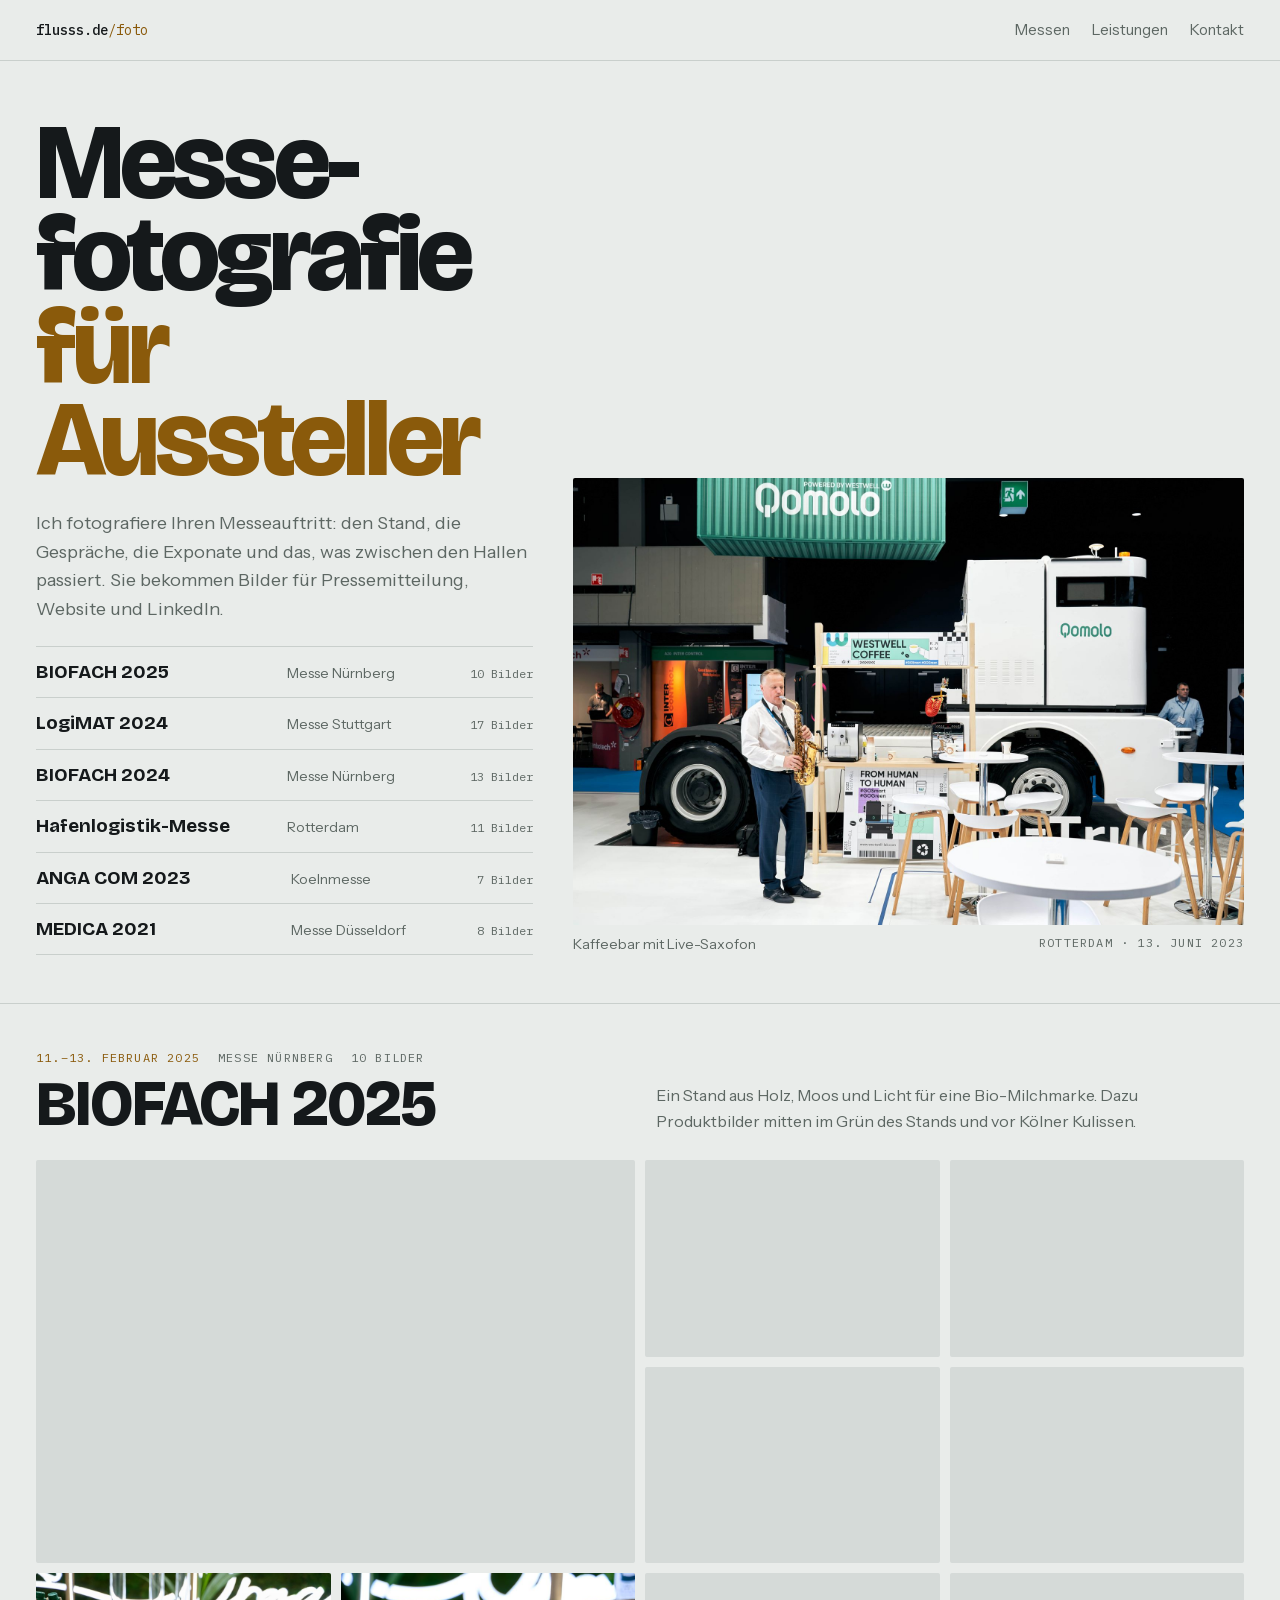
<file: messe/index.html>
<!doctype html>
<html lang="de">
<head>
<meta charset="utf-8">
<title>Weitergeleitet – flusss.de</title>
<meta name="robots" content="noindex">
<link rel="canonical" href="https://flusss.de/foto/">
<meta http-equiv="refresh" content="0; url=/foto/">
</head>
<body><p>Diese Seite ist umgezogen: <a href="/foto/">flusss.de/foto</a></p></body>
</html>
</file>
<file: fonts/fonts.css>
/* latin-ext */
@font-face {
  font-family: 'Bricolage Grotesque';
  font-style: normal;
  font-weight: 400;
  font-stretch: 100%;
  font-display: swap;
  src: url(/fonts/bricolage-grotesque-400-latin-ext.woff2) format('woff2');
  unicode-range: U+0100-02BA, U+02BD-02C5, U+02C7-02CC, U+02CE-02D7, U+02DD-02FF, U+0304, U+0308, U+0329, U+1D00-1DBF, U+1E00-1E9F, U+1EF2-1EFF, U+2020, U+20A0-20AB, U+20AD-20C4, U+2113, U+2C60-2C7F, U+A720-A7FF;
}
/* latin */
@font-face {
  font-family: 'Bricolage Grotesque';
  font-style: normal;
  font-weight: 400;
  font-stretch: 100%;
  font-display: swap;
  src: url(/fonts/bricolage-grotesque-400-latin.woff2) format('woff2');
  unicode-range: U+0000-00FF, U+0131, U+0152-0153, U+02BB-02BC, U+02C6, U+02DA, U+02DC, U+0304, U+0308, U+0329, U+2000-206F, U+20AC, U+2122, U+2191, U+2193, U+2212, U+2215, U+FEFF, U+FFFD;
}
/* latin-ext */
@font-face {
  font-family: 'Bricolage Grotesque';
  font-style: normal;
  font-weight: 700;
  font-stretch: 100%;
  font-display: swap;
  src: url(/fonts/bricolage-grotesque-400-latin-ext.woff2) format('woff2');
  unicode-range: U+0100-02BA, U+02BD-02C5, U+02C7-02CC, U+02CE-02D7, U+02DD-02FF, U+0304, U+0308, U+0329, U+1D00-1DBF, U+1E00-1E9F, U+1EF2-1EFF, U+2020, U+20A0-20AB, U+20AD-20C4, U+2113, U+2C60-2C7F, U+A720-A7FF;
}
/* latin */
@font-face {
  font-family: 'Bricolage Grotesque';
  font-style: normal;
  font-weight: 700;
  font-stretch: 100%;
  font-display: swap;
  src: url(/fonts/bricolage-grotesque-400-latin.woff2) format('woff2');
  unicode-range: U+0000-00FF, U+0131, U+0152-0153, U+02BB-02BC, U+02C6, U+02DA, U+02DC, U+0304, U+0308, U+0329, U+2000-206F, U+20AC, U+2122, U+2191, U+2193, U+2212, U+2215, U+FEFF, U+FFFD;
}
/* latin-ext */
@font-face {
  font-family: 'Bricolage Grotesque';
  font-style: normal;
  font-weight: 800;
  font-stretch: 100%;
  font-display: swap;
  src: url(/fonts/bricolage-grotesque-400-latin-ext.woff2) format('woff2');
  unicode-range: U+0100-02BA, U+02BD-02C5, U+02C7-02CC, U+02CE-02D7, U+02DD-02FF, U+0304, U+0308, U+0329, U+1D00-1DBF, U+1E00-1E9F, U+1EF2-1EFF, U+2020, U+20A0-20AB, U+20AD-20C4, U+2113, U+2C60-2C7F, U+A720-A7FF;
}
/* latin */
@font-face {
  font-family: 'Bricolage Grotesque';
  font-style: normal;
  font-weight: 800;
  font-stretch: 100%;
  font-display: swap;
  src: url(/fonts/bricolage-grotesque-400-latin.woff2) format('woff2');
  unicode-range: U+0000-00FF, U+0131, U+0152-0153, U+02BB-02BC, U+02C6, U+02DA, U+02DC, U+0304, U+0308, U+0329, U+2000-206F, U+20AC, U+2122, U+2191, U+2193, U+2212, U+2215, U+FEFF, U+FFFD;
}
/* latin-ext */
@font-face {
  font-family: 'IBM Plex Mono';
  font-style: normal;
  font-weight: 400;
  font-display: swap;
  src: url(/fonts/ibm-plex-mono-400-latin-ext.woff2) format('woff2');
  unicode-range: U+0100-02BA, U+02BD-02C5, U+02C7-02CC, U+02CE-02D7, U+02DD-02FF, U+0304, U+0308, U+0329, U+1D00-1DBF, U+1E00-1E9F, U+1EF2-1EFF, U+2020, U+20A0-20AB, U+20AD-20C4, U+2113, U+2C60-2C7F, U+A720-A7FF;
}
/* latin */
@font-face {
  font-family: 'IBM Plex Mono';
  font-style: normal;
  font-weight: 400;
  font-display: swap;
  src: url(/fonts/ibm-plex-mono-400-latin.woff2) format('woff2');
  unicode-range: U+0000-00FF, U+0131, U+0152-0153, U+02BB-02BC, U+02C6, U+02DA, U+02DC, U+0304, U+0308, U+0329, U+2000-206F, U+20AC, U+2122, U+2191, U+2193, U+2212, U+2215, U+FEFF, U+FFFD;
}
/* latin-ext */
@font-face {
  font-family: 'IBM Plex Mono';
  font-style: normal;
  font-weight: 500;
  font-display: swap;
  src: url(/fonts/ibm-plex-mono-500-latin-ext.woff2) format('woff2');
  unicode-range: U+0100-02BA, U+02BD-02C5, U+02C7-02CC, U+02CE-02D7, U+02DD-02FF, U+0304, U+0308, U+0329, U+1D00-1DBF, U+1E00-1E9F, U+1EF2-1EFF, U+2020, U+20A0-20AB, U+20AD-20C4, U+2113, U+2C60-2C7F, U+A720-A7FF;
}
/* latin */
@font-face {
  font-family: 'IBM Plex Mono';
  font-style: normal;
  font-weight: 500;
  font-display: swap;
  src: url(/fonts/ibm-plex-mono-500-latin.woff2) format('woff2');
  unicode-range: U+0000-00FF, U+0131, U+0152-0153, U+02BB-02BC, U+02C6, U+02DA, U+02DC, U+0304, U+0308, U+0329, U+2000-206F, U+20AC, U+2122, U+2191, U+2193, U+2212, U+2215, U+FEFF, U+FFFD;
}
/* latin-ext */
@font-face {
  font-family: 'Instrument Sans';
  font-style: normal;
  font-weight: 400;
  font-stretch: 100%;
  font-display: swap;
  src: url(/fonts/instrument-sans-400-latin-ext.woff2) format('woff2');
  unicode-range: U+0100-02BA, U+02BD-02C5, U+02C7-02CC, U+02CE-02D7, U+02DD-02FF, U+0304, U+0308, U+0329, U+1D00-1DBF, U+1E00-1E9F, U+1EF2-1EFF, U+2020, U+20A0-20AB, U+20AD-20C4, U+2113, U+2C60-2C7F, U+A720-A7FF;
}
/* latin */
@font-face {
  font-family: 'Instrument Sans';
  font-style: normal;
  font-weight: 400;
  font-stretch: 100%;
  font-display: swap;
  src: url(/fonts/instrument-sans-400-latin.woff2) format('woff2');
  unicode-range: U+0000-00FF, U+0131, U+0152-0153, U+02BB-02BC, U+02C6, U+02DA, U+02DC, U+0304, U+0308, U+0329, U+2000-206F, U+20AC, U+2122, U+2191, U+2193, U+2212, U+2215, U+FEFF, U+FFFD;
}
/* latin-ext */
@font-face {
  font-family: 'Instrument Sans';
  font-style: normal;
  font-weight: 500;
  font-stretch: 100%;
  font-display: swap;
  src: url(/fonts/instrument-sans-400-latin-ext.woff2) format('woff2');
  unicode-range: U+0100-02BA, U+02BD-02C5, U+02C7-02CC, U+02CE-02D7, U+02DD-02FF, U+0304, U+0308, U+0329, U+1D00-1DBF, U+1E00-1E9F, U+1EF2-1EFF, U+2020, U+20A0-20AB, U+20AD-20C4, U+2113, U+2C60-2C7F, U+A720-A7FF;
}
/* latin */
@font-face {
  font-family: 'Instrument Sans';
  font-style: normal;
  font-weight: 500;
  font-stretch: 100%;
  font-display: swap;
  src: url(/fonts/instrument-sans-400-latin.woff2) format('woff2');
  unicode-range: U+0000-00FF, U+0131, U+0152-0153, U+02BB-02BC, U+02C6, U+02DA, U+02DC, U+0304, U+0308, U+0329, U+2000-206F, U+20AC, U+2122, U+2191, U+2193, U+2212, U+2215, U+FEFF, U+FFFD;
}
/* latin-ext */
@font-face {
  font-family: 'Instrument Sans';
  font-style: normal;
  font-weight: 600;
  font-stretch: 100%;
  font-display: swap;
  src: url(/fonts/instrument-sans-400-latin-ext.woff2) format('woff2');
  unicode-range: U+0100-02BA, U+02BD-02C5, U+02C7-02CC, U+02CE-02D7, U+02DD-02FF, U+0304, U+0308, U+0329, U+1D00-1DBF, U+1E00-1E9F, U+1EF2-1EFF, U+2020, U+20A0-20AB, U+20AD-20C4, U+2113, U+2C60-2C7F, U+A720-A7FF;
}
/* latin */
@font-face {
  font-family: 'Instrument Sans';
  font-style: normal;
  font-weight: 600;
  font-stretch: 100%;
  font-display: swap;
  src: url(/fonts/instrument-sans-400-latin.woff2) format('woff2');
  unicode-range: U+0000-00FF, U+0131, U+0152-0153, U+02BB-02BC, U+02C6, U+02DA, U+02DC, U+0304, U+0308, U+0329, U+2000-206F, U+20AC, U+2122, U+2191, U+2193, U+2212, U+2215, U+FEFF, U+FFFD;
}
</file>
